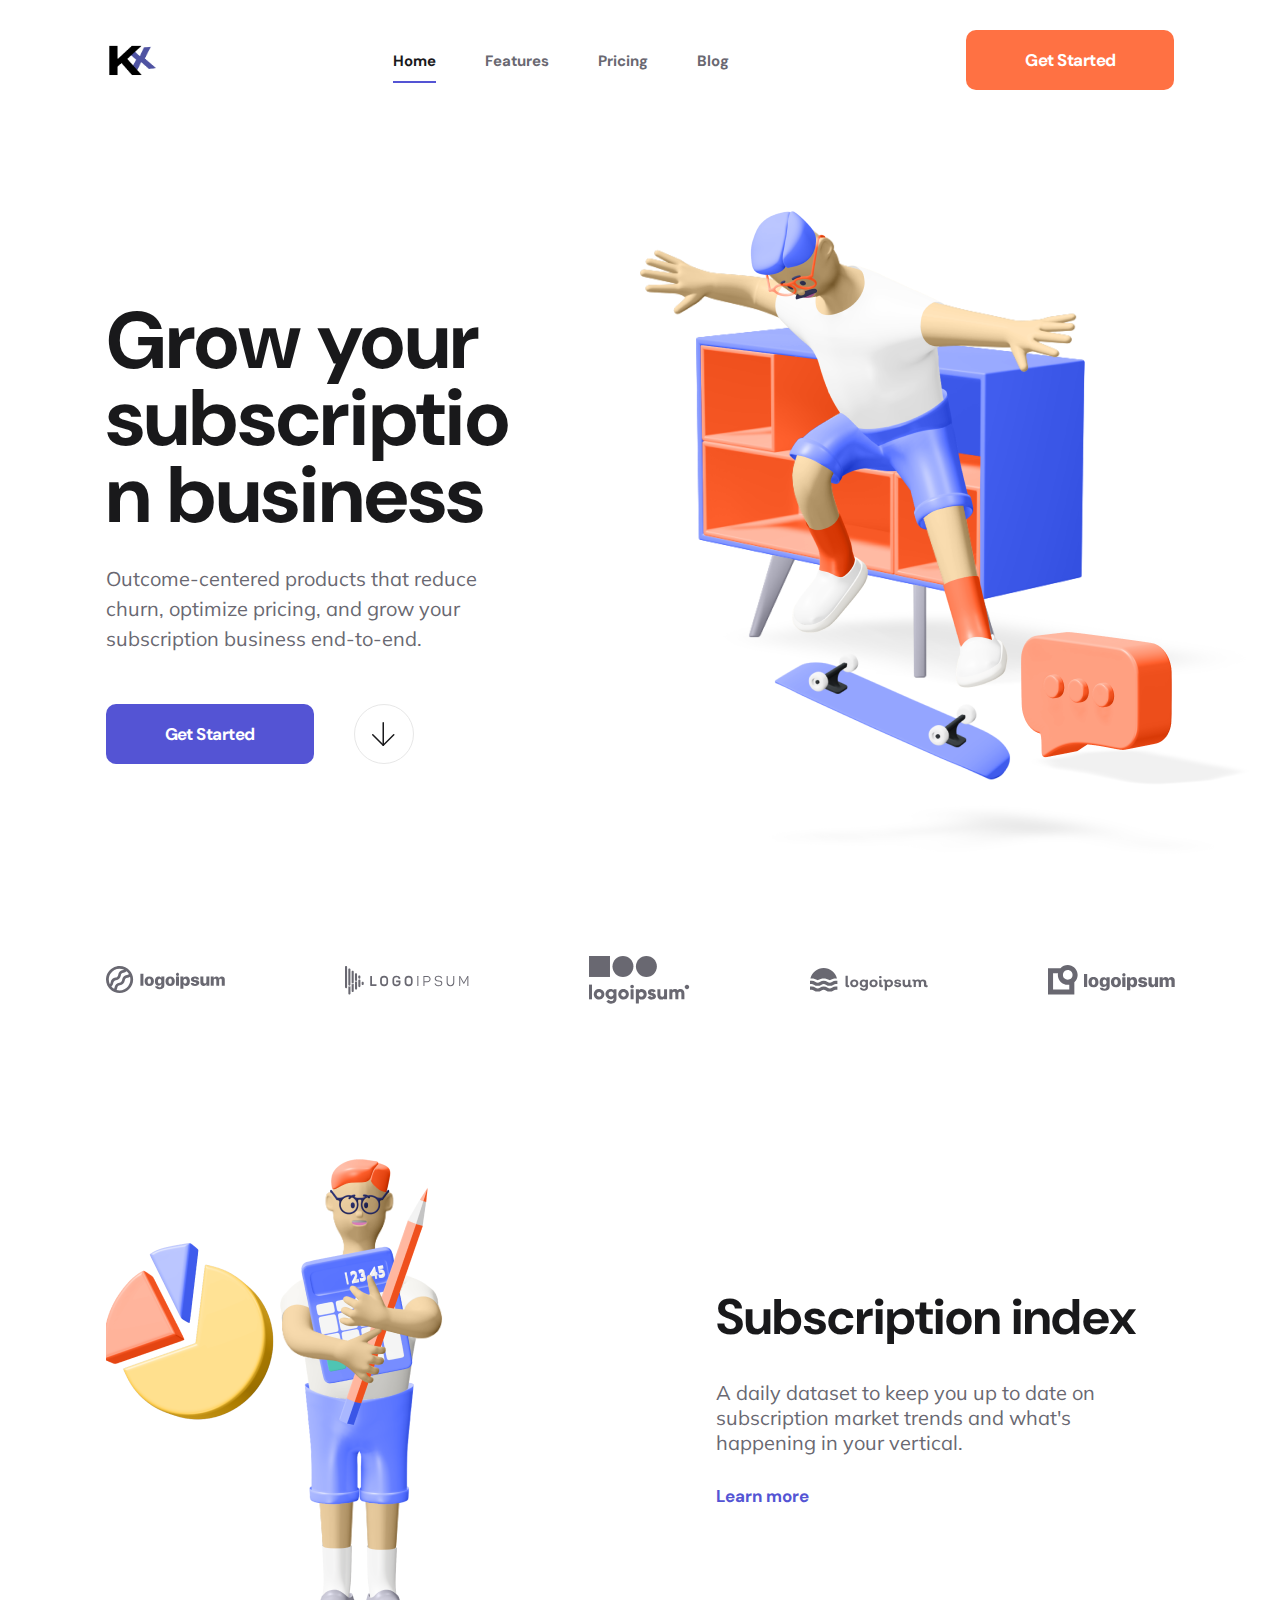
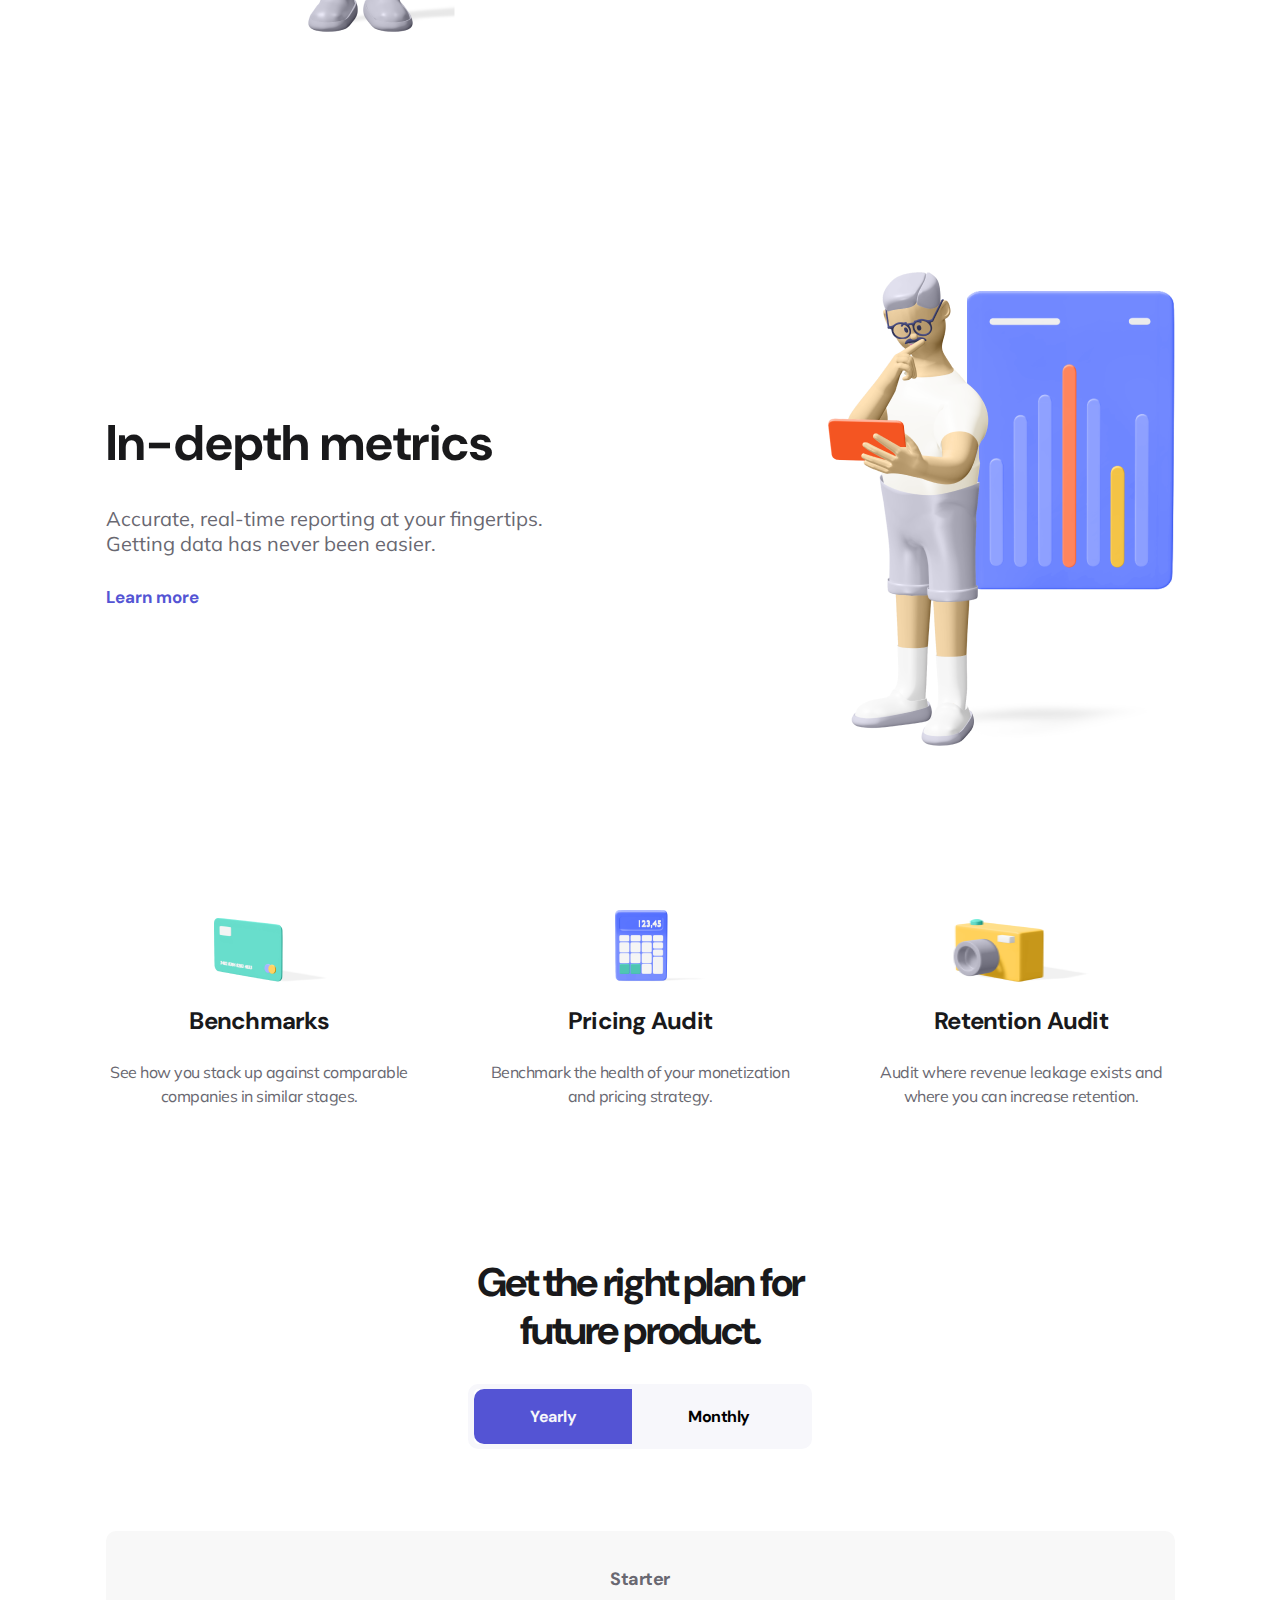
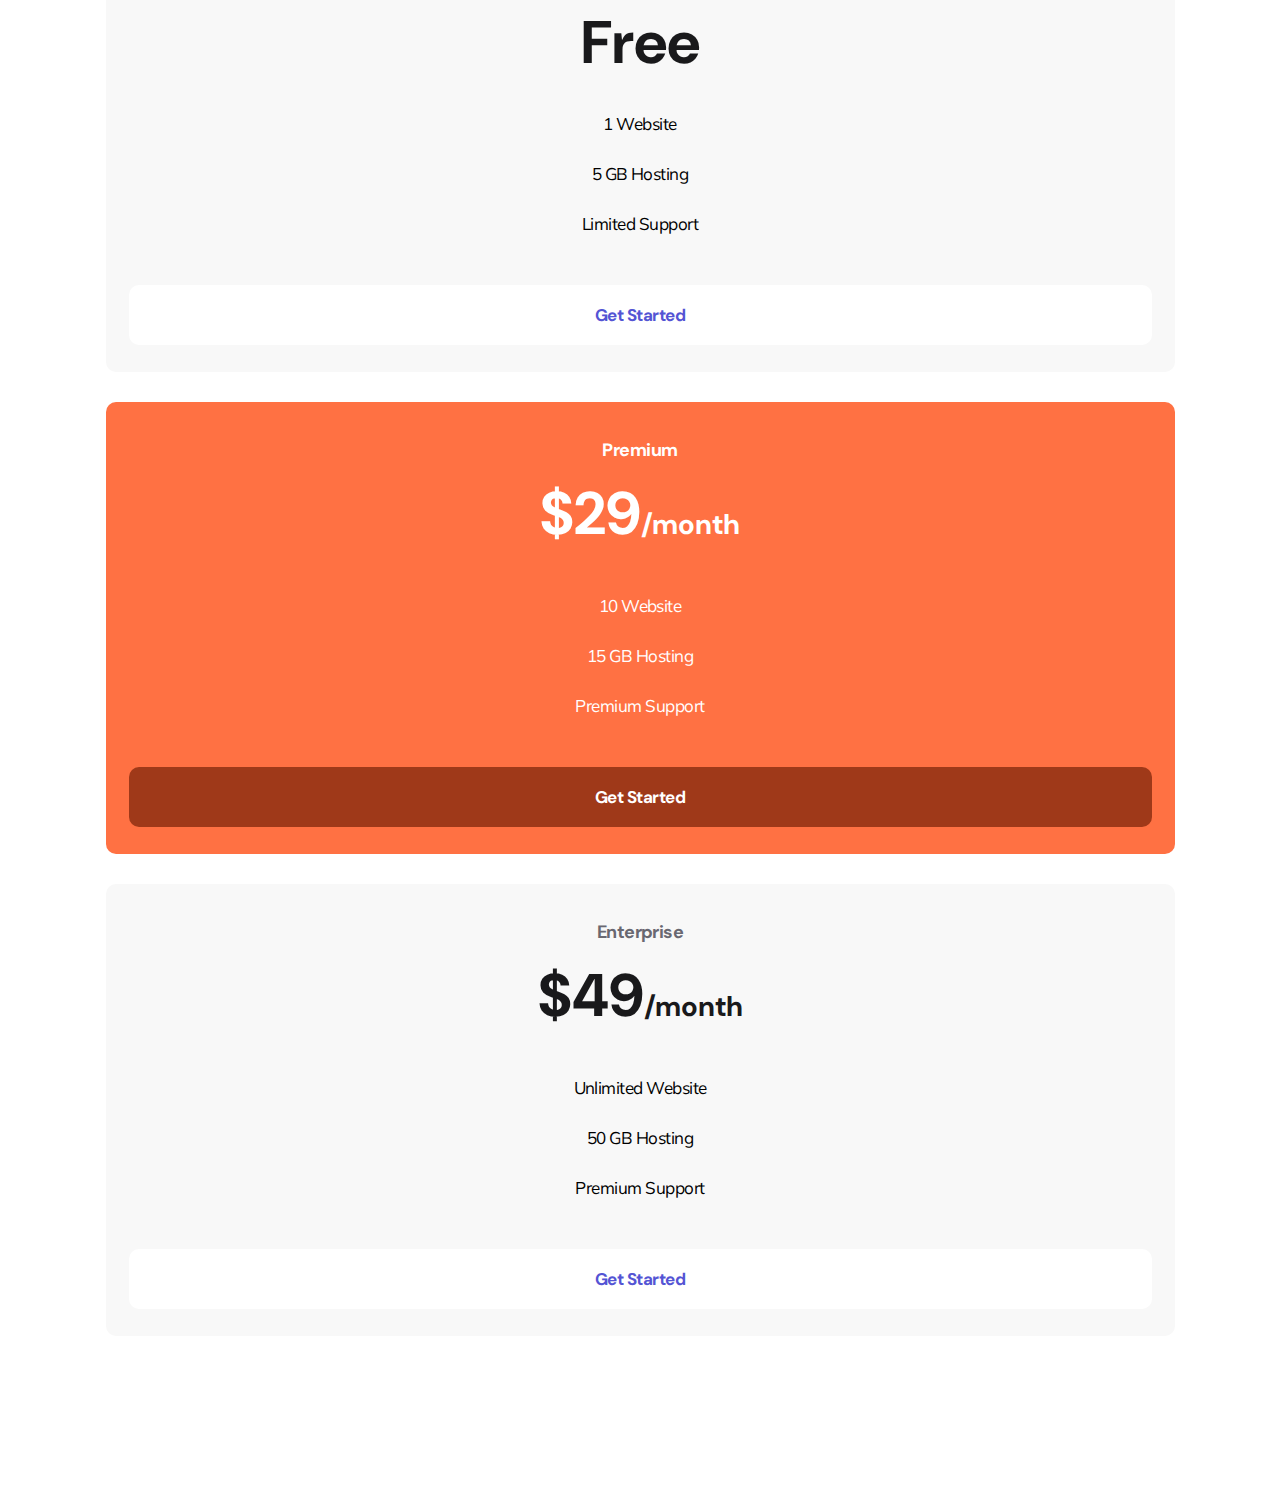
<file: index.html>
<!DOCTYPE html>
<html lang="en">
<head>
    <meta charset="UTF-8">
    <meta name="viewport" content="width=device-width, initial-scale=1.0">
    <title>Kezartx</title>
    <link rel="stylesheet" href="style.css">
    <link rel="shortcut icon" href="images/favicon.svg" type="image/x-icon">
    <link rel="preconnect" href="https://fonts.googleapis.com">
<link rel="preconnect" href="https://fonts.gstatic.com" crossorigin>
<link href="https://fonts.googleapis.com/css2?family=DM+Sans:ital,opsz,wght@0,9..40,100..1000;1,9..40,100..1000&family=Mulish:ital,wght@0,200..1000;1,200..1000&family=Rubik+Mono+One&display=swap" rel="stylesheet">
</head>
<body>
    <header class="header">
        <div class="header__container">
            <nav class="header__nav">
                <img src="images/logo.png" alt="" width="50" height="50">
                <ul class="header__list">
                     <li class="header__list-items">
                        <a class = "header__list-link active" href="/">Home</a>
                     </li>
                     <li class="header__list-items">
                        <a class = "header__list-link" href="/">Features</a>
                     </li>
                     <li class="header__list-items">
                        <a class = "header__list-link" href="/">Pricing</a>
                     </li>
                     <li class="header__list-items">
                        <a class = "header__list-link" href="/">Blog</a>
                     </li>
                </ul>
                
                <a class="header__button" href="/">Get Started</a>
            </nav>
        </div>
        
    </header>
    <main>
        <section class="hero">
            <div class="hero__container">
                <div class="hero__content">
                    <div class="hero__text">
                        <h1 class="hero__title">
                            Grow your
subscription
business
                        </h1>
                        <p class="hero__desk">
                            Outcome-centered products that reduce churn, optimize pricing, and grow your subscription business end-to-end.
                        </p>
                    </div>
                    <div class="hero__buttons">
                        <a class="hero__button" href="/">Get Started</a>
                        <a class="hero__scroll" href="#companies">
                            <img class="hero__scroll-image" src="/images/arrow-down.svg" alt="">
                        </a>
                    </div>
                </div>
                <img class="hero__image" src="images/hero-image.png" alt="">
            </div>

        </section>
        <section class="companies" id="companies">
            <div class="companies__container">
                <ul class="companies__list">
                    <li class="companies__company">
                        <img class="companies__company-logo"
                         src="images/logos/1.svg" alt="">
                    </li>
                    <li class="companies__company">
                        <img class="companies__company-logo"
                         src="images/logos/2.svg" alt="">
                    </li>
                    <li class="companies__company">
                        <img class="companies__company-logo"
                         src="images/logos/3.svg" alt="">
                    </li>
                    <li class="companies__company">
                        <img class="companies__company-logo"
                         src="images/logos/4.svg" alt="">
                    </li>
                    <li class="companies__company">
                        <img class="companies__company-logo"
                         src="images/logos/5.svg" alt="">
                    </li>
                </ul>
            </div>
        </section>
        <section class="features">
            <div class="features__container">
                <div class="feature">
                    <img src="images/subscription.png" alt="" class="feature__image">
                    <div class="feature__content">
                        <h3 class="feature__title">
                            Subscription index
                        </h3>
                        <p class="feature__desk">
                            A daily dataset to keep you up to date on subscription market trends and what's happening in your vertical.
                        </p>
                        <a href="/" class="feature__link">
                            Learn more
                        </a>
                    </div>
                </div>
            </div>
        </section>
        <section class="features">
            <div class="features__container">
                <div class="feature">
                    
                    <div class="feature__content">
                        <h3 class="feature__title">
                            In-depth metrics
                        </h3>
                        <p class="feature__desk">
                            Accurate, real-time reporting at your fingertips. Getting data has never been easier.
                        </p>
                        <a href="/" class="feature__link">
                            Learn more
                        </a>
                    </div>
                    <img src="images/metrics.png" alt="" class="feature__image">
                </div>
            </div>
        </section>
        <section class="mini-features">
            <div class="mini-features__container">
                <div class="mini-feature">
                    <header class="mini-feature__header">
                        <img src="images/bank-card.png" alt="" class="mini-feature__image">
                        <h4 class="mini-feature__title">Benchmarks</h4>
                    </header>
                    <p class="mini-feature__desk">See how you stack up against comparable companies in similar stages.</p>
                </div>
                <div class="mini-feature">
                    <header class="mini-feature__header">
                        <img src="images/calculator.png" alt="" class="mini-feature__image">
                        <h4 class="mini-feature__title">Pricing Audit</h4>
                    </header>
                    <p class="mini-feature__desk">Benchmark the health of your monetization and pricing strategy.</p>
                </div>
                <div class="mini-feature">
                    <header class="mini-feature__header">
                        <img src="images/camera.png" alt="" class="mini-feature__image">
                        <h4 class="mini-feature__title">Retention Audit</h4>
                    </header>
                    <p class="mini-feature__desk">Audit where revenue leakage exists and where you can increase retention.</p>
                </div>
            </div>
        </section>
        <section class="subscription">
            <div class="subscription__container">
                <header class="subscription__header">
                    <h2 class="subscription__title">
                        Get the right plan for <br> future product.
                    </h2>
                    <div class="subscription__tabs">
                        <button class="subscription__tab active">
                            Yearly
                        </button>
                        <button class="subscription__tab">
                            Monthly
                        </button>
                    </div>
                </header>
                <div class="subscription__plans">
                    <div class="subscription__plan">
                        <p class="subscription__plan-title">
                            Starter
                        </p>
                        <h2 class="subscription__plan-price">
                            Free
                        </h2>
                        <p class="subscription__plan-features">1 Website<br>
5 GB Hosting<br>
Limited Support<br>
                        </p>
                        <a href="/" class="subscription__plan-button">
                            Get Started
                        </a>
                    </div>
                    <div class="subscription__plan active">
                        <p class="subscription__plan-title">
                            Premium
                        </p>
                        <h2 class="subscription__plan-price">
                            $29<span>/month</span>
                        </h2>
                        <p class="subscription__plan-features">10 Website<br>
15 GB Hosting<br>
Premium Support<br>
                        </p>
                        <a href="/" class="subscription__plan-button">
                            Get Started
                        </a>
                    </div>
                    <div class="subscription__plan">
                        <p class="subscription__plan-title">
                            Enterprise
                        </p>
                        <h2 class="subscription__plan-price">
                            $49<span>/month</span>
                        </h2>
                        <p class="subscription__plan-features">Unlimited Website<br>
50 GB Hosting<br>
Premium Support<br>
                        </p>
                        <a href="/" class="subscription__plan-button">
                            Get Started
                        </a>
                    </div>
                </div>
            </div>
        </section>
    </main>
</body>
</html>
</file>
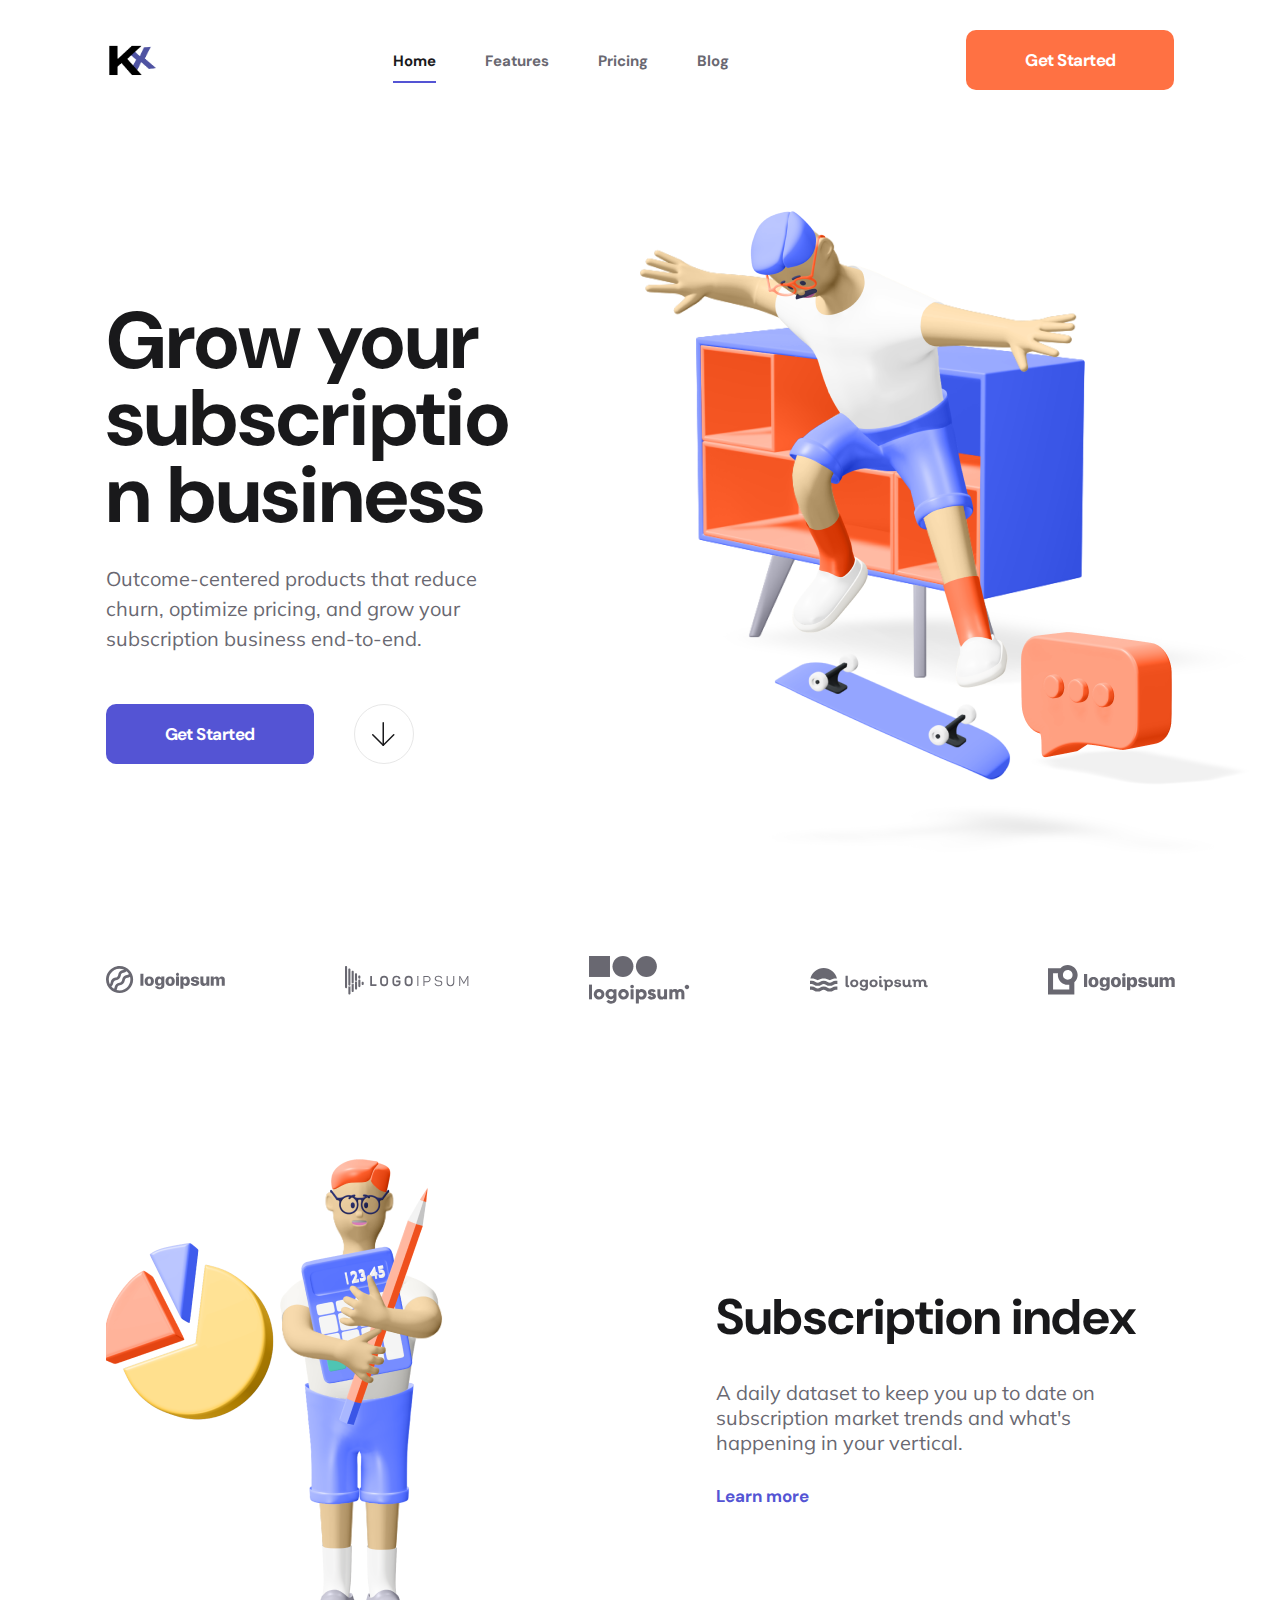
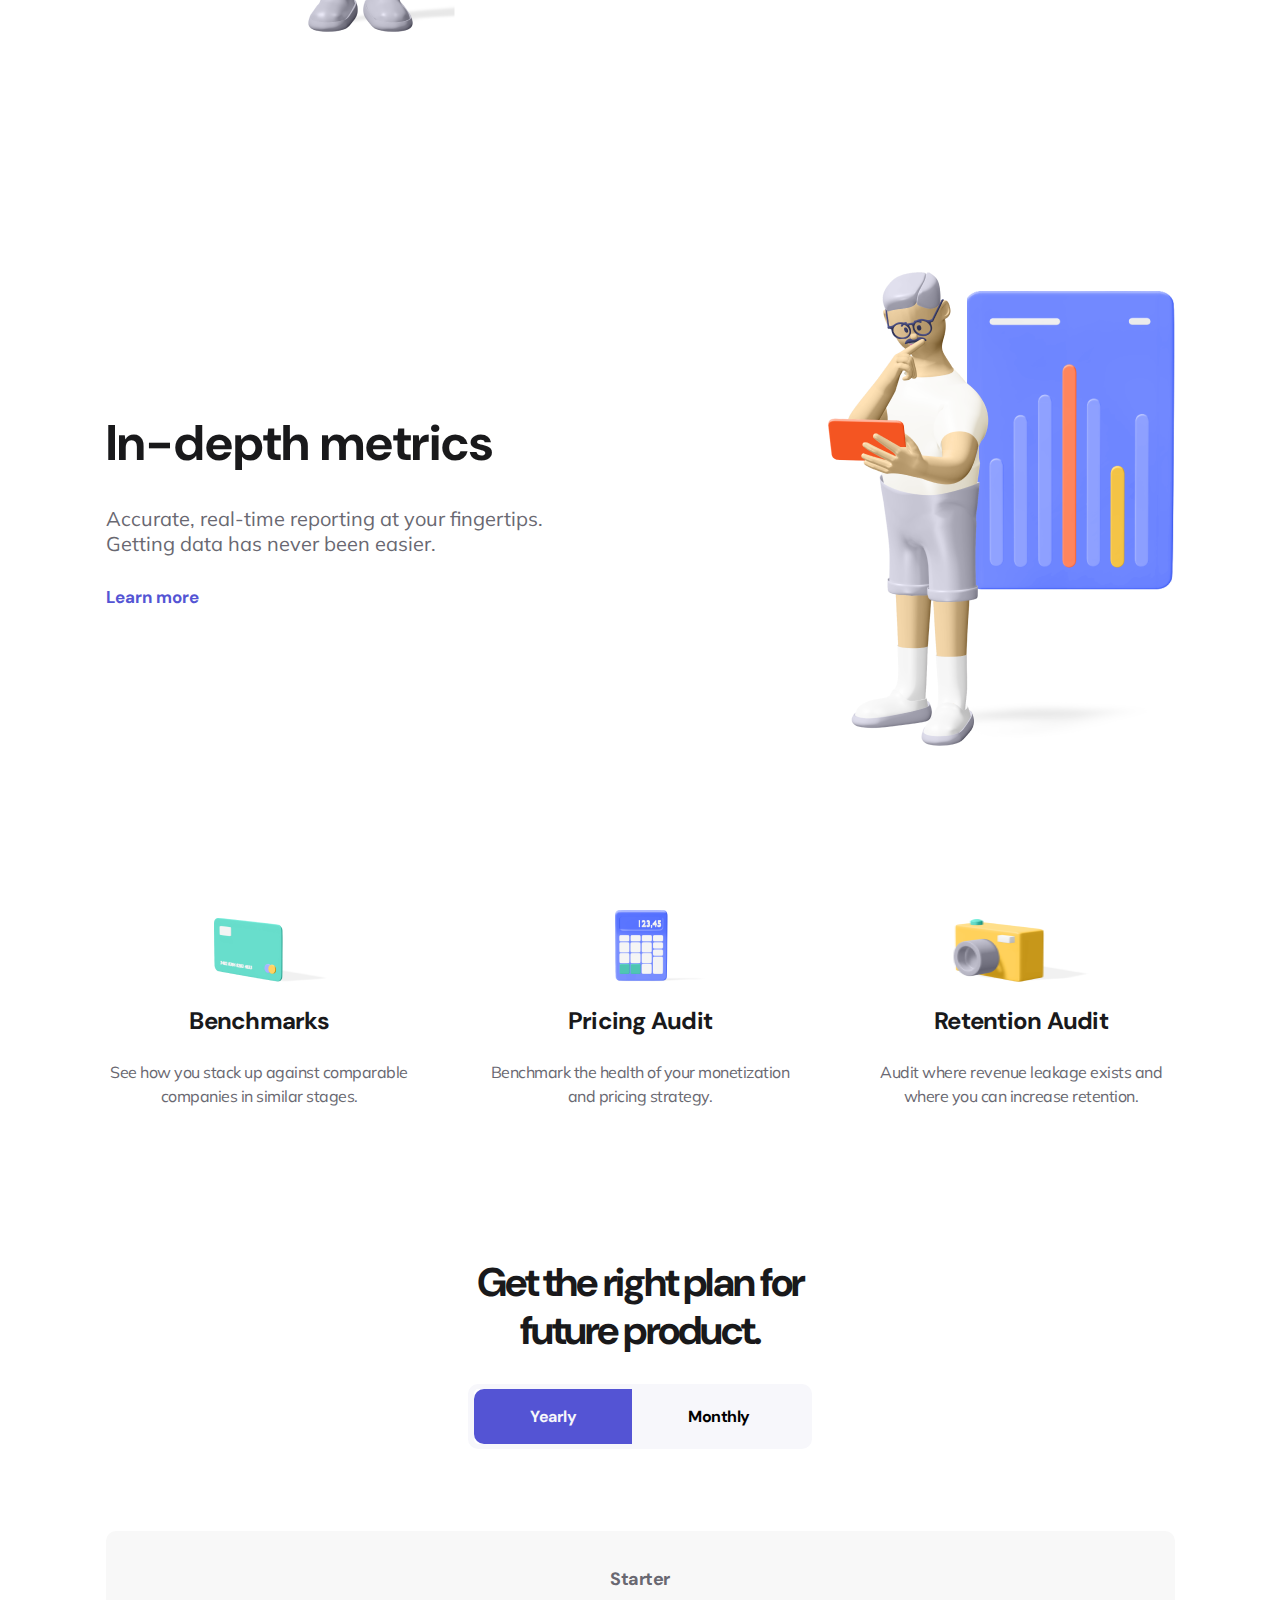
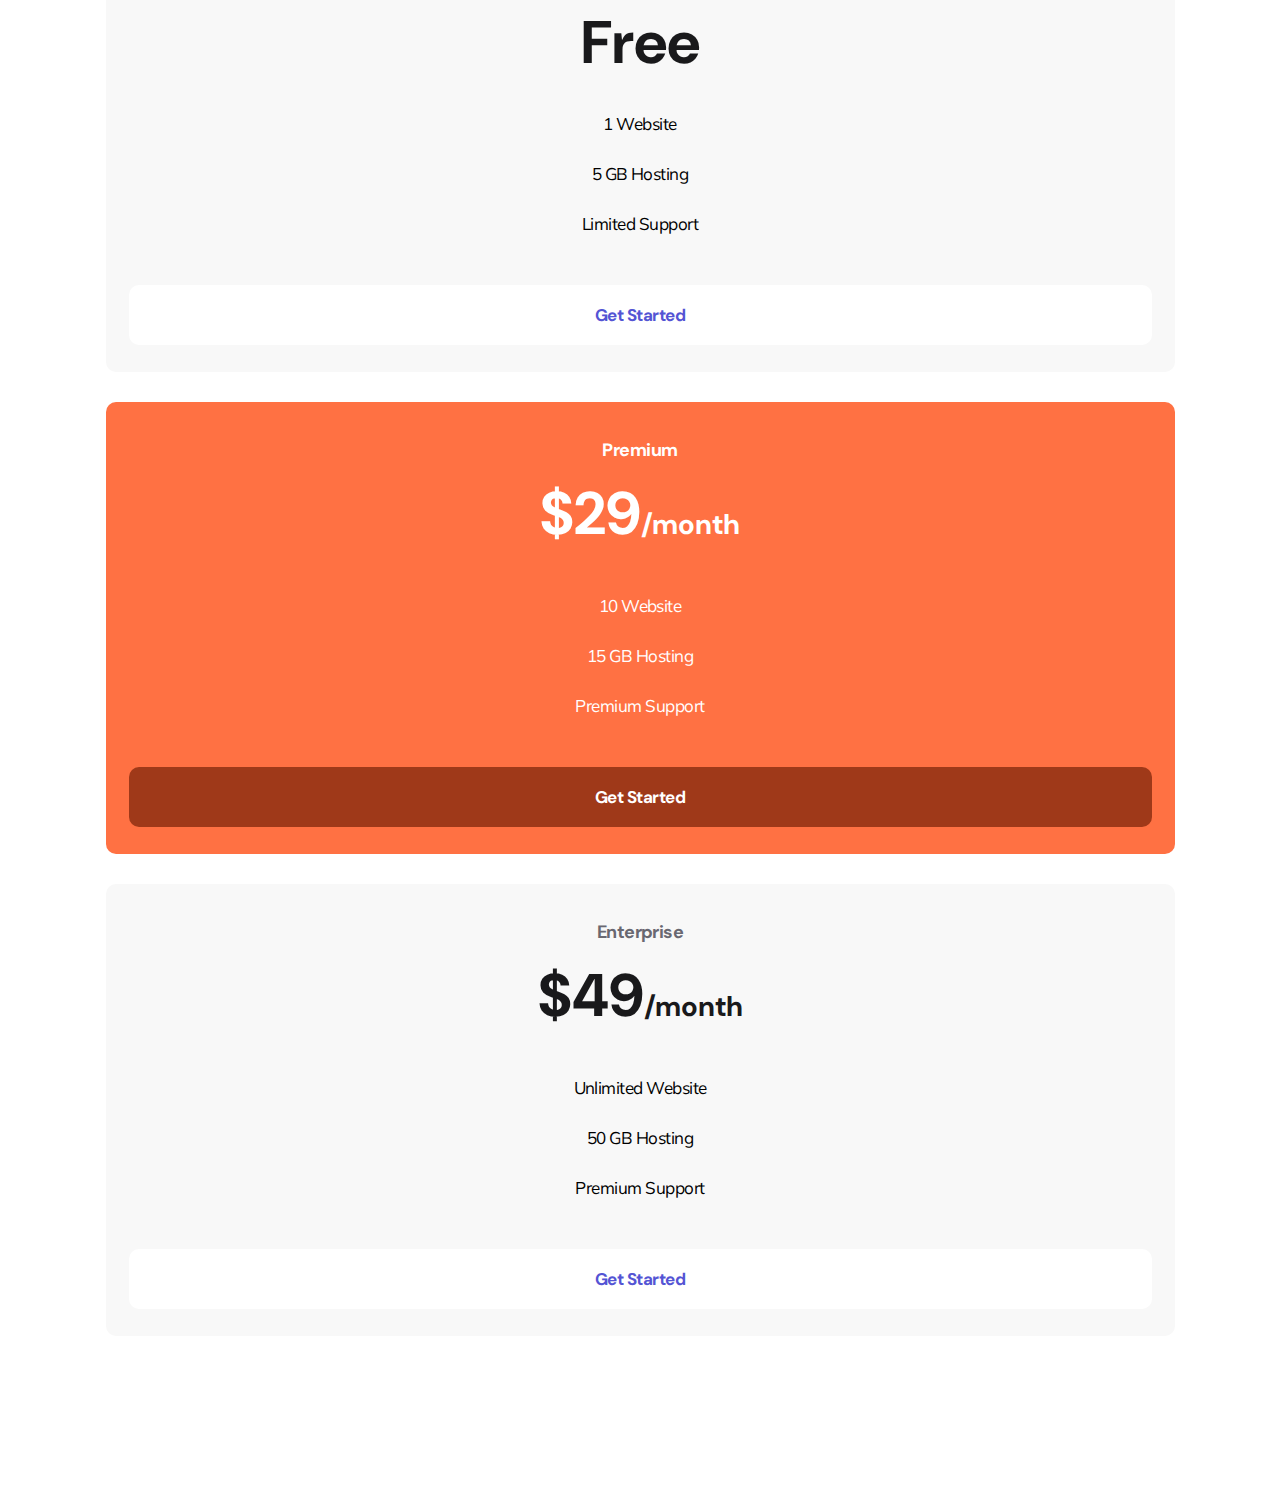
<file: index.html.html>
<!DOCTYPE html>
<html lang="en">
<head>
    <meta charset="UTF-8">
    <meta name="viewport" content="width=device-width, initial-scale=1.0">
    <title>Kezartx</title>
    <link rel="stylesheet" href="style.css">
    <link rel="shortcut icon" href="images/favicon.svg" type="image/x-icon">
    <link rel="preconnect" href="https://fonts.googleapis.com">
<link rel="preconnect" href="https://fonts.gstatic.com" crossorigin>
<link href="https://fonts.googleapis.com/css2?family=DM+Sans:ital,opsz,wght@0,9..40,100..1000;1,9..40,100..1000&family=Mulish:ital,wght@0,200..1000;1,200..1000&family=Rubik+Mono+One&display=swap" rel="stylesheet">
</head>
<body>
    <header class="header">
        <div class="header__container">
            <nav class="header__nav">
                <img src="images/logo.png" alt="" width="50" height="50">
                <ul class="header__list">
                     <li class="header__list-items">
                        <a class = "header__list-link active" href="/">Home</a>
                     </li>
                     <li class="header__list-items">
                        <a class = "header__list-link" href="/">Features</a>
                     </li>
                     <li class="header__list-items">
                        <a class = "header__list-link" href="/">Pricing</a>
                     </li>
                     <li class="header__list-items">
                        <a class = "header__list-link" href="/">Blog</a>
                     </li>
                </ul>
                
                <a class="header__button" href="/">Get Started</a>
            </nav>
        </div>
        
    </header>
    <main>
        <section class="hero">
            <div class="hero__container">
                <div class="hero__content">
                    <div class="hero__text">
                        <h1 class="hero__title">
                            Grow your
subscription
business
                        </h1>
                        <p class="hero__desk">
                            Outcome-centered products that reduce churn, optimize pricing, and grow your subscription business end-to-end.
                        </p>
                    </div>
                    <div class="hero__buttons">
                        <a class="hero__button" href="/">Get Started</a>
                        <a class="hero__scroll" href="#companies">
                            <img class="hero__scroll-image" src="/images/arrow-down.svg" alt="">
                        </a>
                    </div>
                </div>
                <img class="hero__image" src="images/hero-image.png" alt="">
            </div>

        </section>
        <section class="companies" id="companies">
            <div class="companies__container">
                <ul class="companies__list">
                    <li class="companies__company">
                        <img class="companies__company-logo"
                         src="images/logos/1.svg" alt="">
                    </li>
                    <li class="companies__company">
                        <img class="companies__company-logo"
                         src="images/logos/2.svg" alt="">
                    </li>
                    <li class="companies__company">
                        <img class="companies__company-logo"
                         src="images/logos/3.svg" alt="">
                    </li>
                    <li class="companies__company">
                        <img class="companies__company-logo"
                         src="images/logos/4.svg" alt="">
                    </li>
                    <li class="companies__company">
                        <img class="companies__company-logo"
                         src="images/logos/5.svg" alt="">
                    </li>
                </ul>
            </div>
        </section>
        <section class="features">
            <div class="features__container">
                <div class="feature">
                    <img src="images/subscription.png" alt="" class="feature__image">
                    <div class="feature__content">
                        <h3 class="feature__title">
                            Subscription index
                        </h3>
                        <p class="feature__desk">
                            A daily dataset to keep you up to date on subscription market trends and what's happening in your vertical.
                        </p>
                        <a href="/" class="feature__link">
                            Learn more
                        </a>
                    </div>
                </div>
            </div>
        </section>
        <section class="features">
            <div class="features__container">
                <div class="feature">
                    
                    <div class="feature__content">
                        <h3 class="feature__title">
                            In-depth metrics
                        </h3>
                        <p class="feature__desk">
                            Accurate, real-time reporting at your fingertips. Getting data has never been easier.
                        </p>
                        <a href="/" class="feature__link">
                            Learn more
                        </a>
                    </div>
                    <img src="images/metrics.png" alt="" class="feature__image">
                </div>
            </div>
        </section>
        <section class="mini-features">
            <div class="mini-features__container">
                <div class="mini-feature">
                    <header class="mini-feature__header">
                        <img src="images/bank-card.png" alt="" class="mini-feature__image">
                        <h4 class="mini-feature__title">Benchmarks</h4>
                    </header>
                    <p class="mini-feature__desk">See how you stack up against comparable companies in similar stages.</p>
                </div>
                <div class="mini-feature">
                    <header class="mini-feature__header">
                        <img src="images/calculator.png" alt="" class="mini-feature__image">
                        <h4 class="mini-feature__title">Pricing Audit</h4>
                    </header>
                    <p class="mini-feature__desk">Benchmark the health of your monetization and pricing strategy.</p>
                </div>
                <div class="mini-feature">
                    <header class="mini-feature__header">
                        <img src="images/camera.png" alt="" class="mini-feature__image">
                        <h4 class="mini-feature__title">Retention Audit</h4>
                    </header>
                    <p class="mini-feature__desk">Audit where revenue leakage exists and where you can increase retention.</p>
                </div>
            </div>
        </section>
        <section class="subscription">
            <div class="subscription__container">
                <header class="subscription__header">
                    <h2 class="subscription__title">
                        Get the right plan for <br> future product.
                    </h2>
                    <div class="subscription__tabs">
                        <button class="subscription__tab active">
                            Yearly
                        </button>
                        <button class="subscription__tab">
                            Monthly
                        </button>
                    </div>
                </header>
                <div class="subscription__plans">
                    <div class="subscription__plan">
                        <p class="subscription__plan-title">
                            Starter
                        </p>
                        <h2 class="subscription__plan-price">
                            Free
                        </h2>
                        <p class="subscription__plan-features">1 Website<br>
5 GB Hosting<br>
Limited Support<br>
                        </p>
                        <a href="/" class="subscription__plan-button">
                            Get Started
                        </a>
                    </div>
                    <div class="subscription__plan active">
                        <p class="subscription__plan-title">
                            Premium
                        </p>
                        <h2 class="subscription__plan-price">
                            $29<span>/month</span>
                        </h2>
                        <p class="subscription__plan-features">10 Website<br>
15 GB Hosting<br>
Premium Support<br>
                        </p>
                        <a href="/" class="subscription__plan-button">
                            Get Started
                        </a>
                    </div>
                    <div class="subscription__plan">
                        <p class="subscription__plan-title">
                            Enterprise
                        </p>
                        <h2 class="subscription__plan-price">
                            $49<span>/month</span>
                        </h2>
                        <p class="subscription__plan-features">Unlimited Website<br>
50 GB Hosting<br>
Premium Support<br>
                        </p>
                        <a href="/" class="subscription__plan-button">
                            Get Started
                        </a>
                    </div>
                </div>
            </div>
        </section>
    </main>
</body>
</html>
</file>
<file: style.css>
:root {
    --dark: #19191B;
    --gray: #696871;
    --purple: #5454D4;
    --orange: #FF7143;

}

html {
    scroll-padding: 100px;
    scroll-behavior: smooth;
}
* {
    margin: 0;
    padding: 0;
    box-sizing: border-box;
}
body {
    font-family: "DM Sans", sans-serif;
}

main {
    margin-top: 141px;
}
.header {
    padding-block: 30px;
    position: fixed;
    width: 100%;
    background: white;
    z-index: 999;
    top: 0;

}

[class*="__container"] {
    max-width: 1069px;
    margin-inline: auto;
}

.header__nav {
    display: flex;
    justify-content: space-between;
    align-items: center;
}

.header__list {
    display: flex;
    gap: 49px;

}

ul {
    list-style: none;
}

a {
    text-decoration: none;
}

.header__list-link {
    font-family: "DM Sans", sans-serif;
    font-weight: 700;
    font-size: 15px;
    letter-spacing: -0,47px;
    color: var(--gray);
    transition: color 0.3s;


}

.header__list-link.active {
    color: var(--dark);
    border-bottom: 2px solid var(--purple) ;
    padding-bottom: 10px;
}

.header__list-link:hover {
    color: var(--dark);
}

.header__button, .hero__button {
    font-weight: 700;
    font-size: 17px;
    letter-spacing: -0.53px;
    color: white;
    padding: 19px 59px;
    border-radius: 10px;
    transition: 0.3s;

}
.header__button {
    background: var(--orange);
}

.header__button:hover, .hero__button:hover {
    opacity: 90%;
}

.hero {
    padding-block: 70px;
}

.hero__container {
    position: relative;
}

.hero__content {
    max-width: 423px;
    padding-block: 92px;
}

.hero__image {
    position: absolute;
    top: 0;
    right: -75px;

}

.hero__title {
    font-weight: 700;
    font-size: 80px;
    letter-spacing: -2,5px;
    line-height: 77px;
    color: var(--dark);
}

.hero__desk {
    font-family: "Mulish", sans-serif;
    font-size: 20px;
    letter-spacing: -0,63px;
    line-height: 30px;
    color: var(--gray);
    margin-top: 30px;

}

.hero__buttons {
    margin-top: 50px;
    display: flex;
    gap: 40px;
}

.hero__button {
    background-color: var(--purple);
}

.hero__scroll{
    width: 60px;
    height: 60px;
    display: flex;
    align-items: center;
    justify-content: center;
    border: 1px solid #E7E7E7;
    border-radius: 100px;
}

.companies {
    padding-block: 30px;
}

.companies__list {
    display: flex;
    justify-content: space-between;
    align-items: center;
}

.features {
    padding-block: 120px;

}

.features__container {
    display: flex;
    flex-direction: column;
    gap: 69px;
}

.feature {
    display: flex;
    align-items: center;
    justify-content: space-between;
}
.feature__content {
    display: flex;
    flex-direction: column;
    gap: 30px;
    max-width: 459px;
}

.feature__desk {
    font-family: "Mulish", sans-serif;
    font-size: 20px;
    color: var(--gray);
}

.feature__title {
    font-size: 50px;
    font-weight: 700;
    color: var(--dark);
}

.feature__link {
    font-weight: 700;
    font-size: 17px;
    color: var(--purple);
}

.feature__link:hover {
    text-decoration: underline
}

.mini-features {
    padding-block: 32px;
}

.mini-features__container {
    display: grid;
    grid-template-columns: 1fr 1fr 1fr;
    gap: 74px;
}

.mini-feature {
    display: flex;
    flex-direction: column;
    gap: 20px;
    align-items: center;
    text-align: center;
}

.mini-feature__header {
   display: flex;
    flex-direction: column;
    gap: 7px; 
}

.mini-feature__desk {
    font-family: "Mulish", sans-serif;
    font-size: 16px;
    line-height: 24px;
    letter-spacing: -0.5px;
    color: var(--gray);
}

.mini-feature__title {
    font-size: 24px;
    font-weight: 700;
    line-height: 38px;
    letter-spacing: -0.75px;
    color: var(--dark);
}

.mini-feature__image {
    height: 97px;
}

.subscription {
    padding-block: 118px 158px;
}

.subscription__container {
    display: flex;
    flex-direction: column;
    gap: 82px;
}

.subscription__header {
    display: flex;
    align-items: center;
    justify-content: space-between;
}

.subscription__title {
    font-weight: 700;
    font-size: 60px;
    line-height: 70px;
    letter-spacing: -1.88px;
    color: var(--dark);
}

.subscription__tabs {
    display: flex;
    border-block: 5px solid #F7F7FB;
    border-inline: 6px solid #F7F7FB;
    border-radius: 10px;
}
.subscription__tab {
    font-family: inherit;
    font-weight: 700;
    font-size: 16px;
    letter-spacing: -0.5px;
    border: none;
    background: #F7F7FB;
    padding: 17px 56px;
}

.subscription__tab.active {
    background: var(--purple);
    border-radius: 10px 0 0 10px;
    color: #F7F7FB;
}

.subscription__plans {
    display: grid;
    grid-template-columns: 1fr 1.14fr 1fr;
    gap: 17px;
}

.subscription__plan {
    padding: 34px 23px 27px;
    background: #F8F8F8;
    text-align: center;
    border-radius: 10px;
}

.subscription__plan-title {
    font-size: 18px;
    font-weight: 700;
    color: var(--gray);
    letter-spacing: -0.56px;
    line-height: 28px;
}

.subscription__plan-price {
    font-size: 60px;
    font-weight: 700;
    color: var(--dark);
    margin-top: 22px;
    line-height: 56px;
    letter-spacing: -1,03px;
}

.subscription__plan-features {
    font-family: "Mulish", sans-serif;
    font-size: 17px;
    letter-spacing: -0.53px;
    line-height: 50px;
    margin-top: 28px;
    
    
}
.subscription__plan-price > span {
    font-size: 28px;
}

.subscription__plan-button {
    width: 100%;
    display: flex;
    justify-content: center;
    background: white;
    padding-block: 19px;
    border-radius: 10px;
    font-weight: 700;
    font-size: 17px;
    letter-spacing: -0.53px;
    color: var(--purple);
    margin-top: 36px;
}

.subscription__plan.active {
    background: var(--orange);
}

.subscription__plan.active .subscription__plan-title {
    color: rgba(255, 255, 255, 70);
}
.subscription__plan.active .subscription__plan-price, .subscription__plan.active .subscription__plan-features, .subscription__plan.active .subscription__plan-button {
    color: white;
}

.subscription__plan.active .subscription__plan-button {
    background: #9F3919;

}

/* ============== */
/* АДАПТИВ ПОД ТВОЮ ВЕРСТКУ */
/* ============== */

@media (max-width: 768px) {

    /* ----- 1. КОНТЕЙНЕРЫ ----- */
    [class*="__container"] {
        max-width: 100% !important;
        padding-left: 20px !important;
        padding-right: 20px !important;
    }

    /* ----- 2. ШАПКА ----- */
    .header__nav {
        flex-wrap: wrap;
        justify-content: center;
        gap: 15px;
    }
    .header__list {
        gap: 20px;
        justify-content: center;
    }
    .header__button {
        padding: 12px 30px;
    }

    /* ----- 3. HERO ----- */
    .hero__container {
        display: flex;
        flex-direction: column;
    }
    .hero__content {
        max-width: 100%;
        order: 2;
        padding-block: 40px;
    }
    .hero__image {
        position: static !important;
        order: 1;
        max-width: 100%;
        height: auto;
        margin-top: 20px;
    }
    .hero__title {
        font-size: 48px !important;
        line-height: 52px !important;
    }
    .hero__buttons {
        flex-wrap: wrap;
    }

    /* ----- 4. КОМПАНИИ ----- */
    .companies__list {
        flex-wrap: wrap;
        justify-content: center;
        gap: 30px;
    }

    /* ----- 5. FEATURES ----- */
    .features__container {
        display: flex;
        flex-direction: column;
        gap: 50px;
    }
    .feature {
        flex-direction: column !important;
        text-align: center;
        gap: 30px;
    }
    .feature__content {
        max-width: 100%;
        align-items: center;
    }
    .feature__title {
        font-size: 36px !important;
    }
    .features:has(.feature:nth-child(2)) .feature {
        flex-direction: column-reverse !important;
    }

    /* ----- 6. MINI-FEATURES ----- */
    .mini-features__container {
        grid-template-columns: 1fr !important;
        gap: 50px;
    }

    /* ----- 7. SUBSCRIPTION ----- */
    .subscription__header {
        flex-direction: column;
        text-align: center;
        gap: 30px;
    }
    .subscription__title {
        font-size: 40px !important;
        line-height: 48px !important;
    }
    .subscription__tabs {
        justify-content: center;
    }
    .subscription__plans {
        grid-template-columns: 1fr !important;
        gap: 30px;
    }
    .subscription__plan {
        width: 100%;
    }

    /* ----- 8. ВСЁ ОСТАЛЬНОЕ ----- */
    img {
        max-width: 100%;
        height: auto;
    }
    h1, h2, h3, p {
        word-break: break-word;
    }
}
    /* 7. SUBSCRIPTION — ЗАГОЛОВОК + ТАБЫ */
    .subscription__header {
        flex-direction: column;
        gap: 30px;
        text-align: center;
    }
    .subscription__title {
        font-size: 40px;
        line-height: 48px;
    }

    /* 8. ПЛАНЫ ПОДПИСОК — СЕТКА 1 КОЛОНКА */
    .subscription__plans {
        grid-template-columns: 1fr;
        gap: 30px;
    }

    /* 9. ВСЕ КАРТОЧКИ — растянуть */
    .subscription__plan {
        width: 100%;
    }

    /* 10. ТЕКСТ — меньше */
    h1, h2, h3, p {
        word-break: break-word;
    }

}
</file>
